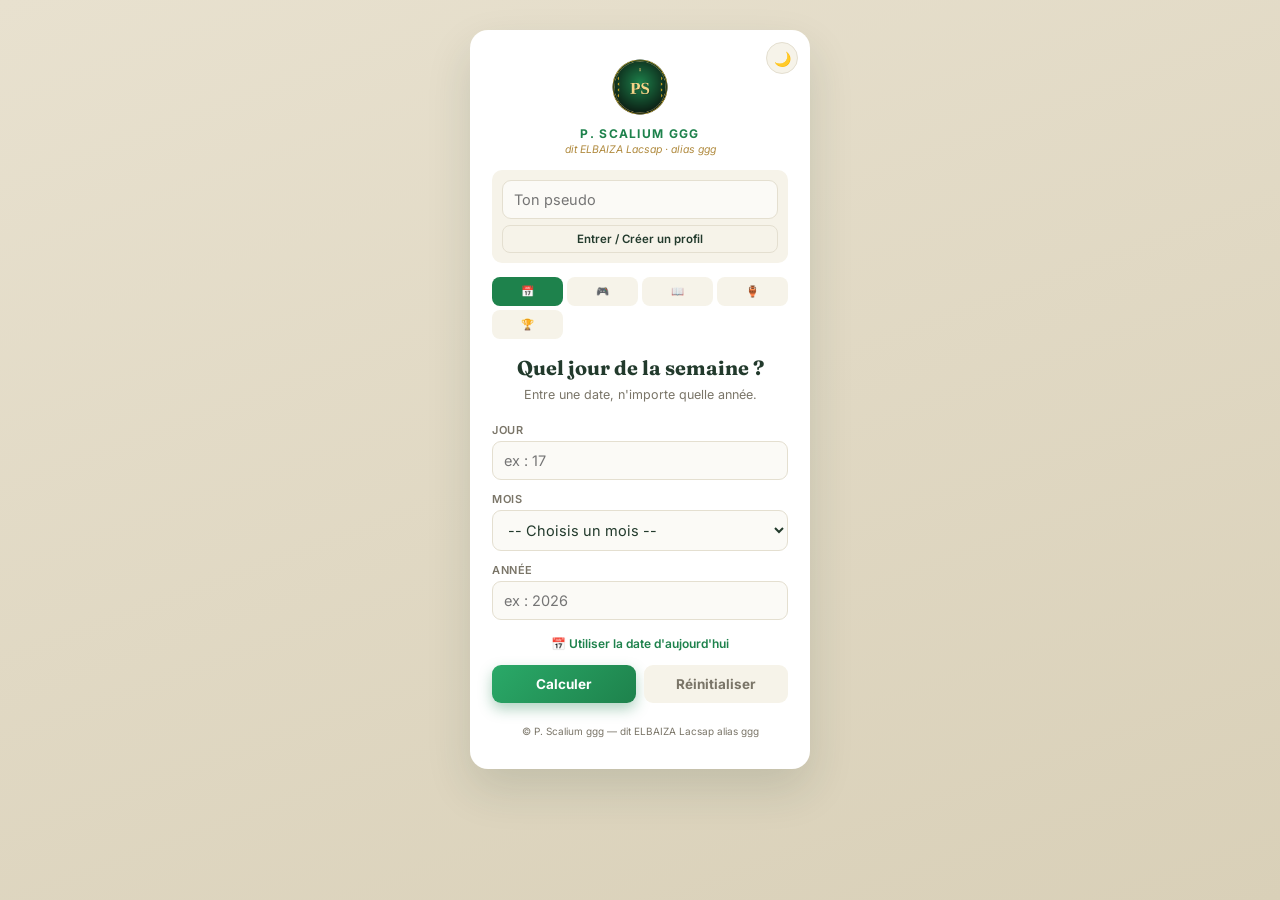
<file: index.html>
<!DOCTYPE html>
<html lang="fr">
<head>
  <meta charset="UTF-8" />
  <meta name="viewport" content="width=device-width, initial-scale=1.0" />
  <link rel="stylesheet" href="style.css" />
  <link rel="preconnect" href="https://fonts.googleapis.com">
  <link href="https://fonts.googleapis.com/css2?family=Fraunces:opsz,wght@9..144,600;9..144,700&family=Inter:wght@400;500;600;700&display=swap" rel="stylesheet">
  <link rel="manifest" href="manifest.json">
  <link rel="icon" type="image/png" href="favicon.png">
  <link rel="apple-touch-icon" href="logo-180.png">
  <meta name="theme-color" content="#1E824C">
  <title>P. Scalium ggg</title>
</head>
<body>
  <div class="conteneur">

    <button id="modeBtn" class="mode-toggle" title="Changer de thème">🌙</button>

    <img src="logo-192.png" alt="Logo" class="logo">
    <p class="marque">P. Scalium ggg</p>
    <p class="sous-marque">dit ELBAIZA Lacsap · alias ggg</p>

    <div class="profil-bloc" id="profilBloc">
      <div id="profilConnexion">
        <input type="text" id="pseudoInput" placeholder="Ton pseudo">
        <button id="connexionBtn" class="btn-mini pleine-largeur">Entrer / Créer un profil</button>
      </div>
      <div id="profilInfos" style="display:none;">
        <span id="profilPseudo" class="profil-pseudo"></span>
        <span class="profil-pieces">🪙 <span id="profilPieces">0</span></span>
        <button id="deconnexionBtn" class="btn-mini">Changer</button>
      </div>
    </div>

    <nav class="onglets" id="onglets">
      <button class="onglet actif" data-cible="sectionDate">📅</button>
      <button class="onglet" data-cible="sectionJeux">🎮</button>
      <button class="onglet" data-cible="sectionDico">📖</button>
      <button class="onglet" data-cible="sectionBoutique">🏺</button>
      <button class="onglet" data-cible="sectionClassement">🏆</button>
    </nav>

    <!-- ===== SECTION DATES ===== -->
    <section id="sectionDate" class="section active">
      <h1>Quel jour de la semaine ?</h1>
      <p class="intro">Entre une date, n'importe quelle année.</p>

      <div class="champ"><label for="jourInput">Jour</label><input type="number" id="jourInput" placeholder="ex : 17"></div>
      <div class="champ"><label for="moisInput">Mois</label>
        <select id="moisInput">
          <option value="">-- Choisis un mois --</option>
          <option value="1">Janvier</option><option value="2">Février</option><option value="3">Mars</option>
          <option value="4">Avril</option><option value="5">Mai</option><option value="6">Juin</option>
          <option value="7">Juillet</option><option value="8">Août</option><option value="9">Septembre</option>
          <option value="10">Octobre</option><option value="11">Novembre</option><option value="12">Décembre</option>
        </select>
      </div>
      <div class="champ"><label for="anneeInput">Année</label><input type="number" id="anneeInput" placeholder="ex : 2026"></div>

      <button id="aujourdhuiBtn" class="btn-lien">📅 Utiliser la date d'aujourd'hui</button>

      <div class="boutons">
        <button id="calculerBtn">Calculer</button>
        <button id="resetBtn">Réinitialiser</button>
      </div>

      <div id="resultatBloc">
        <p id="resultatAffiche"></p>
        <div class="partage-boutons" id="partageBoutons" style="display:none;">
          <button id="copierBtn" class="btn-mini">📋 Copier</button>
          <button id="partagerBtn" class="btn-mini" style="display:none;">📤 Partager</button>
        </div>
      </div>

      <div id="extraZone" class="extra-zone">
        <div class="mini-carte" id="carteAge" style="display:none;"><span class="mini-carte-icone">🎂</span><span id="ageTexte"></span></div>
        <div class="mini-carte" id="carteSigne" style="display:none;"><span class="mini-carte-icone" id="signeSymbole"></span><span id="signeTexte"></span></div>
        <div class="bloc-calendrier" id="blocCalendrier" style="display:none;">
          <div class="bloc-titre">Calendrier du mois</div>
          <div class="calendrier-entetes" id="calendrierEntetes"></div>
          <div class="calendrier-grille" id="calendrierGrille"></div>
        </div>
        <div class="bloc-dates-cles" id="blocDatesCles" style="display:none;">
          <div class="bloc-titre">Dates clés de <span id="anneeDatesCles"></span></div>
          <div id="listeDatesCles"></div>
        </div>
      </div>
    </section>

    <!-- ===== SECTION JEUX ===== -->
    <section id="sectionJeux" class="section">
      <div class="sous-onglets" id="sousOngletsJeux"></div>

      <div class="difficulte-chips" id="difficulteChips" style="display:none;">
        <button class="diff-chip actif" data-diff="facile">Facile</button>
        <button class="diff-chip" data-diff="moyen">Moyen</button>
        <button class="diff-chip" data-diff="difficile">Difficile</button>
      </div>

      <div class="jeu-panneau">
        <p class="jeu-question" id="jeuQuestionTexte">...</p>
        <div class="jeu-reponses" id="jeuReponsesZone"></div>
        <p id="jeuFeedbackZone" class="jeu-feedback"></p>
        <div class="jeu-bas">
          <span id="jeuScoreZone">Score : 0 / 0</span>
          <button id="jeuSuivanteBtn" class="btn-mini">Suivant ▶</button>
        </div>
      </div>
    </section>

    <!-- ===== SECTION DICTIONNAIRE ===== -->
    <section id="sectionDico" class="section">
      <div class="champ"><input type="text" id="dicoRecherche" placeholder="🔍 Rechercher un mot..."></div>
      <div class="sous-onglets" id="sousOngletsDico">
        <button class="sous-onglet actif" data-cat="Tout">Tout</button>
        <button class="sous-onglet" data-cat="Histoire">Histoire</button>
        <button class="sous-onglet" data-cat="Science">Science</button>
        <button class="sous-onglet" data-cat="Géographie">Géo</button>
        <button class="sous-onglet" data-cat="Togo">Togo</button>
      </div>
      <p class="dico-compte" id="dicoCompte"></p>
      <div id="dicoResultats"></div>
    </section>

    <!-- ===== SECTION BOUTIQUE ===== -->
    <section id="sectionBoutique" class="section">
      <div class="sous-onglets" id="sousOngletsBoutique">
        <button class="sous-onglet actif" data-vue="magasin">🏺 Boutique</button>
        <button class="sous-onglet" data-vue="collection">📜 Ma collection</button>
        <button class="sous-onglet" data-vue="badges">🎖️ Badges</button>
      </div>
      <div id="vueMagasin" class="grille-boutique"></div>
      <div id="vueCollection" class="grille-boutique" style="display:none;"></div>
      <div id="vueBadges" class="grille-boutique" style="display:none;"></div>
    </section>

    <!-- ===== SECTION CLASSEMENT ===== -->
    <section id="sectionClassement" class="section">
      <div class="bloc-titre">🏆 Classement (sur cet appareil)</div>
      <p class="intro" style="margin-bottom:14px;">Compare tes scores avec les autres profils créés sur ce téléphone.</p>
      <div id="listeClassement"></div>
    </section>

    <p class="pied">© P. Scalium ggg — dit ELBAIZA Lacsap alias ggg</p>
  </div>
  <script src="script.js"></script>
</body>
</html>
</file>
<file: style.css>
* { box-sizing: border-box; }

:root {
  --bg1: #E8E1CF; --bg2: #D9D0B8; --paper: #ffffff;
  --ink: #223A2C; --ink-soft: #7A7568;
  --accent: #1E824C; --accent2: #2AA968;
  --coral: #D9553F; --coral2: #E86B54;
  --or: #B08A3E; --or2: #D4AF5A;
  --card-bg: #F6F3E9; --border: #E4DFD0; --input-bg: #FBFAF6;
  --trans: background .25s ease, color .25s ease, border-color .25s ease;
}
body.dark {
  --bg1: #0F1713; --bg2: #090D0A; --paper: #1B2620;
  --ink: #ECE9DE; --ink-soft: #9C9686;
  --accent: #3FCB82; --accent2: #2AA968;
  --coral: #E8735C; --coral2: #F0876B;
  --or: #D4AF5A; --or2: #E8C978;
  --card-bg: #24322B; --border: #34453B; --input-bg: #1E2A24;
}

body {
  font-family: 'Inter', Arial, sans-serif;
  background: linear-gradient(160deg, var(--bg1), var(--bg2));
  min-height: 100vh;
  display: flex; justify-content: center; align-items: flex-start;
  padding: 30px 14px; margin: 0;
  transition: var(--trans);
}

.conteneur {
  position: relative;
  background: var(--paper);
  padding: 28px 22px 22px;
  border-radius: 18px;
  box-shadow: 0 20px 45px rgba(31,58,42,0.14);
  width: 100%; max-width: 340px; text-align: center;
  transition: var(--trans);
}

.mode-toggle {
  position: absolute; top: 12px; right: 12px;
  width: 32px; height: 32px; border-radius: 50%;
  border: 1.5px solid var(--border); background: var(--card-bg);
  font-size: 14px; cursor: pointer;
  display: flex; align-items: center; justify-content: center; padding: 0;
}

.logo { width: 58px; height: 58px; margin-bottom: 6px; }
.marque { color: var(--accent); font-weight: 700; font-size: 12px; letter-spacing: 1.3px; text-transform: uppercase; margin: 0; }
.sous-marque { color: var(--or); font-size: 10.5px; font-style: italic; margin: 2px 0 14px; }

/* ---- Profil ---- */
.profil-bloc {
  background: var(--card-bg);
  border-radius: 10px;
  padding: 10px;
  margin-bottom: 14px;
}
#profilConnexion { display: flex; flex-direction: column; gap: 6px; }
#profilConnexion input { margin-bottom: 0; }
.pleine-largeur { width: 100%; }
#profilInfos {
  display: flex; align-items: center; justify-content: space-between; gap: 6px;
}
.profil-pseudo { font-weight: 700; font-size: 12.5px; color: var(--ink); }
.profil-pieces {
  font-size: 12.5px; font-weight: 700; color: var(--or);
  background: var(--paper); border-radius: 20px; padding: 3px 10px;
}

/* ---- Onglets principaux ---- */
.onglets {
  display: grid; grid-template-columns: repeat(4, 1fr);
  gap: 4px; margin-bottom: 16px;
}
.onglet {
  background: var(--card-bg); border: none; border-radius: 8px;
  padding: 8px 2px; font-size: 10.5px; font-weight: 700; color: var(--ink-soft);
  cursor: pointer;
}
.onglet.actif { background: var(--accent); color: white; }

.section { display: none; text-align: left; }
.section.active { display: block; }

.sous-onglets { display: flex; gap: 6px; margin-bottom: 14px; overflow-x: auto; }
.sous-onglet {
  flex: 0 0 auto; background: var(--card-bg); border: 1.5px solid var(--border);
  border-radius: 20px; padding: 6px 12px; font-size: 11.5px; font-weight: 600;
  color: var(--ink-soft); cursor: pointer; white-space: nowrap;
}
.sous-onglet.actif { background: var(--accent); color: white; border-color: var(--accent); }

h1 { font-family: 'Fraunces', serif; color: var(--ink); font-size: 20px; font-weight: 700; margin: 0 0 6px; text-align: center; }
.intro { color: var(--ink-soft); font-size: 12.5px; line-height: 1.5; margin: 0 0 18px; text-align: center; }

.champ { margin-bottom: 12px; }
.champ label {
  display: block; font-size: 11px; font-weight: 600; color: var(--ink-soft);
  text-transform: uppercase; letter-spacing: .5px; margin-bottom: 4px;
}
input, select {
  width: 100%; padding: 10px 11px; border: 1.5px solid var(--border);
  border-radius: 9px; font-size: 14.5px; font-family: 'Inter', sans-serif;
  color: var(--ink); background: var(--input-bg); outline: none; transition: var(--trans);
}
input:focus, select:focus { border-color: var(--accent); }

.btn-lien {
  width: 100%; background: none; border: none; color: var(--accent);
  font-size: 12px; font-weight: 600; padding: 4px 0; cursor: pointer; text-align: center;
}

.boutons { display: flex; gap: 8px; margin-top: 10px; }
button { font-family: 'Inter', sans-serif; cursor: pointer; }
.boutons button {
  flex: 1; border: none; border-radius: 9px; padding: 11px; font-size: 13.5px; font-weight: 700;
}
#calculerBtn { background: linear-gradient(135deg, var(--accent2), var(--accent)); color: white; box-shadow: 0 6px 14px rgba(30,130,76,.35); }
#resetBtn { background: var(--card-bg); color: var(--ink-soft); }

#resultatAffiche {
  margin-top: 16px; font-size: 15px; line-height: 1.6; color: var(--ink); text-align: center;
  opacity: 0; transform: translateY(6px);
}
#resultatAffiche.apparait { animation: fadeInUp .4s ease forwards; }
@keyframes fadeInUp { to { opacity: 1; transform: translateY(0); } }

.jourColore {
  display: inline-block; color: white; background: linear-gradient(135deg, var(--coral2), var(--coral));
  padding: 4px 12px; border-radius: 7px; font-weight: 700; text-transform: uppercase; margin-top: 4px;
}

.partage-boutons { display: flex; gap: 8px; justify-content: center; margin-top: 10px; }
.btn-mini {
  background: var(--card-bg); color: var(--ink); border: 1.5px solid var(--border);
  border-radius: 8px; padding: 6px 11px; font-size: 11.5px; font-weight: 600;
}

.extra-zone { display: none; margin-top: 6px; }
.extra-zone.visible { display: block; animation: fadeInUp .45s ease; }
.mini-carte { display: flex; align-items: center; gap: 9px; background: var(--card-bg); border-radius: 10px; padding: 9px 11px; margin-bottom: 8px; font-size: 13px; color: var(--ink); }
.mini-carte-icone { font-size: 17px; }
.bloc-titre { font-family: 'Fraunces', serif; font-size: 13px; font-weight: 700; color: var(--ink); margin: 12px 0 7px; }

.calendrier-entetes, .calendrier-grille { display: grid; grid-template-columns: repeat(7,1fr); gap: 3px; }
.calendrier-entetes span { text-align: center; font-size: 9.5px; font-weight: 700; color: var(--ink-soft); text-transform: uppercase; }
.jour-case { aspect-ratio: 1; display: flex; align-items: center; justify-content: center; font-size: 11.5px; border-radius: 6px; color: var(--ink); }
.jour-case.vide { visibility: hidden; }
.jour-case.actif { background: linear-gradient(135deg, var(--coral2), var(--coral)); color: white; font-weight: 700; }

.bloc-dates-cles .date-cle { display: flex; justify-content: space-between; font-size: 12px; color: var(--ink); padding: 6px 0; border-bottom: 1px solid var(--border); }
.bloc-dates-cles .date-cle:last-child { border-bottom: none; }
.bloc-dates-cles .jour-nom { font-weight: 700; color: var(--accent); text-transform: capitalize; }

/* ---- Jeux ---- */
.jeu-panneau { background: var(--card-bg); border-radius: 12px; padding: 14px; }
.jeu-question { font-size: 13.5px; color: var(--ink); margin: 0 0 10px; }

.jeu-reponses { display: grid; grid-template-columns: repeat(4,1fr); gap: 6px; }
.jeu-reponses.colonne { grid-template-columns: 1fr; }
.jeu-reponses.deux { grid-template-columns: 1fr 1fr; }
.jeu-reponses button {
  border: 1.5px solid var(--border); background: var(--paper); color: var(--ink);
  border-radius: 8px; padding: 9px 5px; font-size: 11.5px; font-weight: 600;
}
.jeu-reponses button.bonne { background: var(--accent); color: white; border-color: var(--accent); }
.jeu-reponses button.mauvaise { background: var(--coral); color: white; border-color: var(--coral); }

.jeu-feedback { font-size: 12.5px; font-weight: 600; color: var(--accent); min-height: 18px; margin: 10px 0 0; }
.jeu-bas { display: flex; justify-content: space-between; align-items: center; margin-top: 10px; font-size: 12px; color: var(--ink-soft); }

/* ---- Dictionnaire ---- */
.dico-item { background: var(--card-bg); border-radius: 10px; padding: 10px 12px; margin-bottom: 8px; }
.dico-mot { font-weight: 700; color: var(--accent); font-size: 13.5px; }
.dico-categorie { font-size: 9.5px; color: var(--or); text-transform: uppercase; font-weight: 700; letter-spacing: .5px; margin-left: 6px; }
.dico-def { font-size: 12.5px; color: var(--ink); margin-top: 4px; line-height: 1.4; }

/* ---- Boutique ---- */
.grille-boutique { display: grid; grid-template-columns: 1fr 1fr; gap: 10px; }
.objet-carte {
  background: var(--card-bg); border-radius: 12px; padding: 12px; text-align: center;
  border: 1.5px solid var(--border);
}
.objet-emoji { font-size: 30px; }
.objet-nom { font-size: 12px; font-weight: 700; color: var(--ink); margin: 6px 0 2px; }
.objet-desc { font-size: 10px; color: var(--ink-soft); margin-bottom: 8px; line-height: 1.3; min-height: 26px; }
.objet-prix { font-size: 12px; font-weight: 700; color: var(--or); margin-bottom: 6px; }
.objet-carte button {
  width: 100%; border: none; border-radius: 7px; padding: 7px; font-size: 11px; font-weight: 700; cursor: pointer;
}
.objet-carte .btn-acheter { background: var(--accent); color: white; }
.objet-carte .btn-acheter:disabled { background: var(--border); color: var(--ink-soft); }
.objet-carte .badge-possede { background: var(--or); color: white; }

.pied { margin-top: 22px; font-size: 10px; color: var(--ink-soft); text-align: center; }

/* ---- v3 : sous-onglets jeux/dico, difficulte, badges, classement ---- */
.dico-compte { font-size: 11px; color: var(--ink-soft); margin: 8px 0; }

.difficulte-chips { display: flex; gap: 6px; margin-bottom: 12px; }
.diff-chip {
  flex: 1; background: var(--card-bg); border: 1.5px solid var(--border);
  border-radius: 8px; padding: 6px; font-size: 11px; font-weight: 700; color: var(--ink-soft); cursor: pointer;
}
.diff-chip.actif { background: var(--or); color: white; border-color: var(--or); }

.section.active { animation: fadeInUp .3s ease; }
.jeu-panneau { animation: fadeInUp .25s ease; }

.points-flottants {
  position: fixed; top: 45%; left: 50%; transform: translate(-50%,-50%);
  font-family: 'Fraunces', serif; font-weight: 700; font-size: 26px; color: var(--or);
  pointer-events: none; z-index: 999; opacity: 0;
  animation: flotter 1s ease forwards;
}
@keyframes flotter {
  0% { opacity: 0; transform: translate(-50%,-40%) scale(0.7); }
  20% { opacity: 1; transform: translate(-50%,-55%) scale(1.1); }
  100% { opacity: 0; transform: translate(-50%,-80%) scale(1); }
}

.badge-carte { text-align: center; opacity: 0.35; }
.badge-carte.debloque { opacity: 1; }
.badge-emoji { font-size: 28px; }
.badge-nom { font-size: 11px; font-weight: 700; color: var(--ink); margin-top: 4px; }
.badge-desc { font-size: 9.5px; color: var(--ink-soft); margin-top: 2px; }

.classement-ligne {
  display: flex; align-items: center; gap: 10px;
  background: var(--card-bg); border-radius: 10px; padding: 10px 12px; margin-bottom: 7px;
}
.classement-rang { font-family: 'Fraunces', serif; font-weight: 700; font-size: 15px; color: var(--or); width: 22px; }
.classement-pseudo { flex: 1; font-weight: 700; font-size: 13px; color: var(--ink); }
.classement-score { font-size: 11.5px; color: var(--ink-soft); }
.classement-ligne.moi { border: 1.5px solid var(--accent); }
</file>
